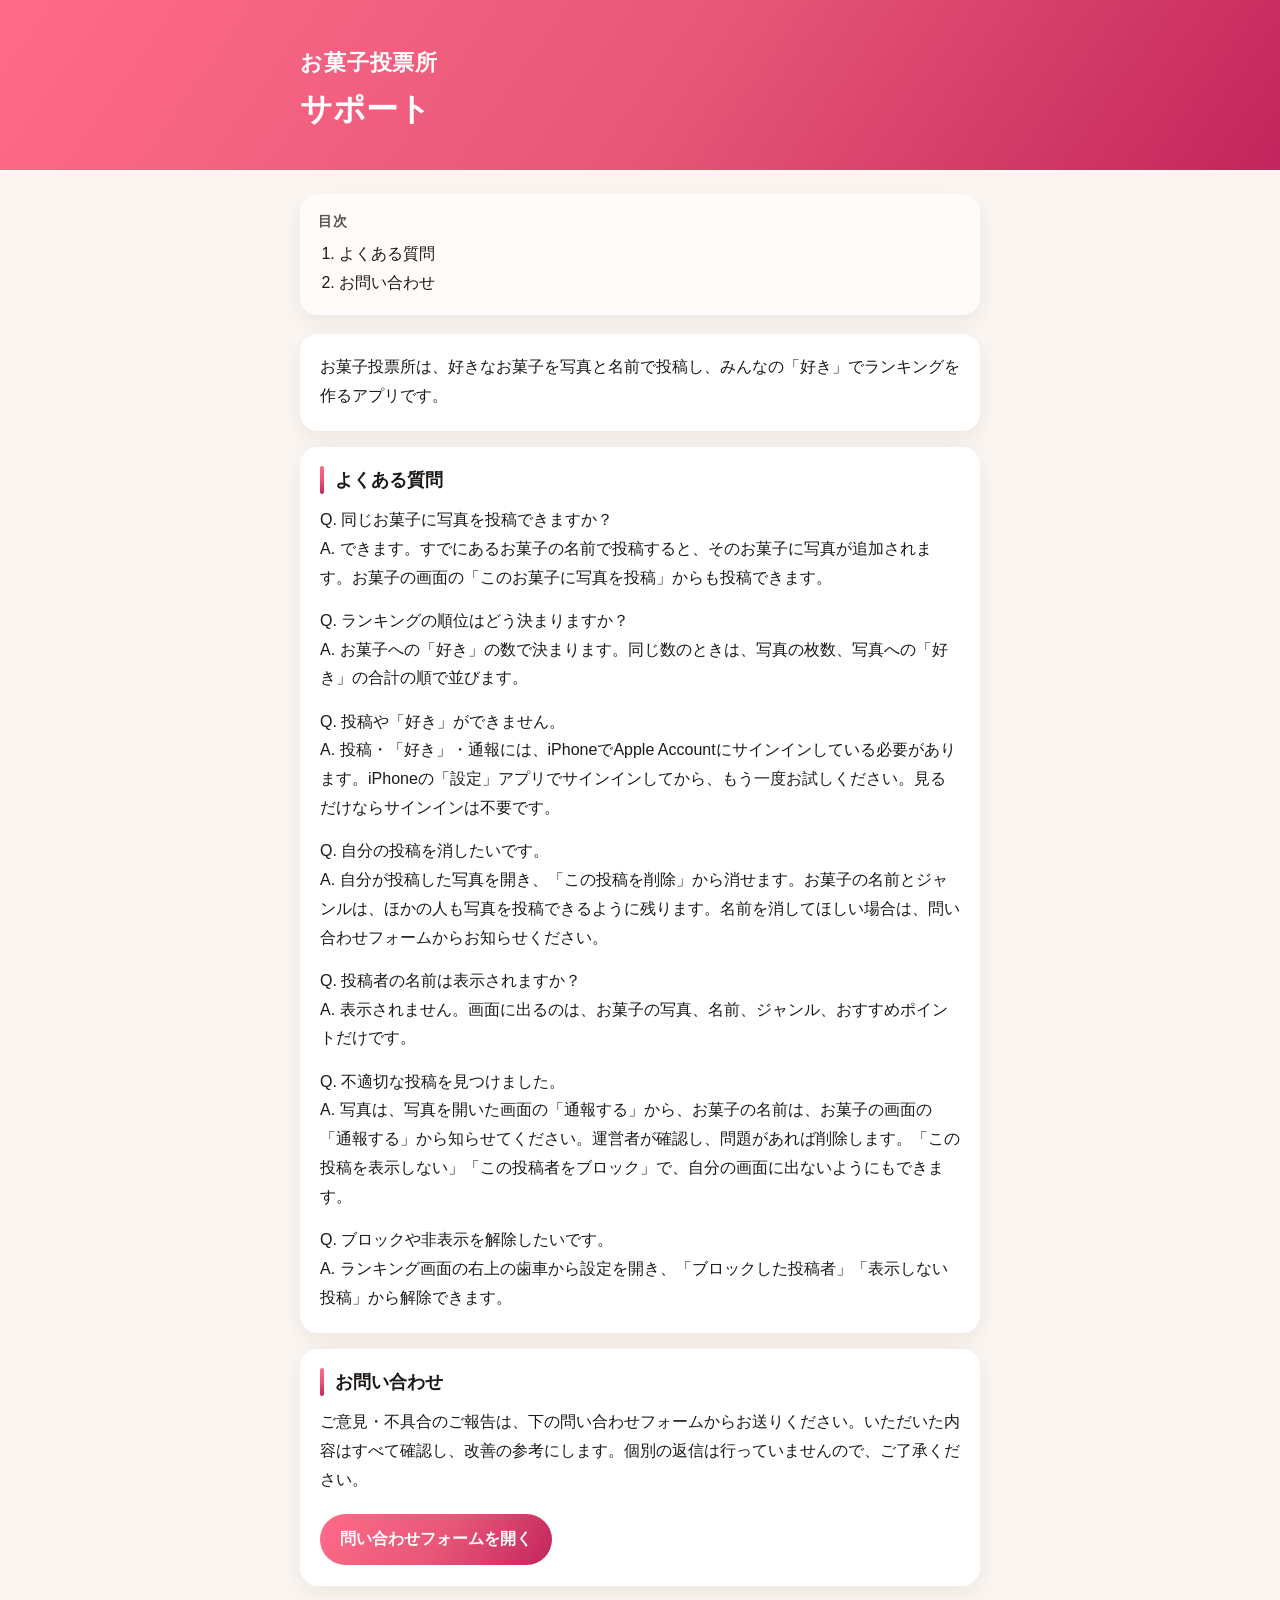
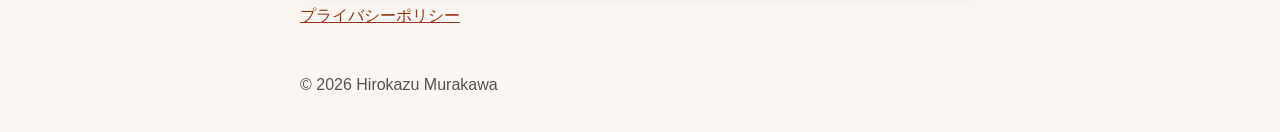
<file: index.html>
<!DOCTYPE html>
<html lang="ja">
<head>
  <meta charset="utf-8">
  <meta name="viewport" content="width=device-width, initial-scale=1">
  <title>サポート - お菓子投票所</title>
  <link rel="stylesheet" href="assets/style.css">
</head>
<body>
  <header class="site-header">
    <div class="wrap">
      <p class="app-name">お菓子投票所</p>
      <h1>サポート</h1>
    </div>
  </header>

  <main class="wrap">
    <nav class="toc" aria-label="目次">
      <p>目次</p>
      <ol>
        <li><a href="#faq">よくある質問</a></li>
        <li><a href="#contact">お問い合わせ</a></li>
      </ol>
    </nav>

    <section class="card">
      <p>お菓子投票所は、好きなお菓子を写真と名前で投稿し、みんなの「好き」でランキングを作るアプリです。</p>
    </section>

    <section class="card" id="faq">
      <h2>よくある質問</h2>
      <p>Q. 同じお菓子に写真を投稿できますか？<br>A. できます。すでにあるお菓子の名前で投稿すると、そのお菓子に写真が追加されます。お菓子の画面の「このお菓子に写真を投稿」からも投稿できます。</p>
      <p>Q. ランキングの順位はどう決まりますか？<br>A. お菓子への「好き」の数で決まります。同じ数のときは、写真の枚数、写真への「好き」の合計の順で並びます。</p>
      <p>Q. 投稿や「好き」ができません。<br>A. 投稿・「好き」・通報には、iPhoneでApple Accountにサインインしている必要があります。iPhoneの「設定」アプリでサインインしてから、もう一度お試しください。見るだけならサインインは不要です。</p>
      <p>Q. 自分の投稿を消したいです。<br>A. 自分が投稿した写真を開き、「この投稿を削除」から消せます。お菓子の名前とジャンルは、ほかの人も写真を投稿できるように残ります。名前を消してほしい場合は、問い合わせフォームからお知らせください。</p>
      <p>Q. 投稿者の名前は表示されますか？<br>A. 表示されません。画面に出るのは、お菓子の写真、名前、ジャンル、おすすめポイントだけです。</p>
      <p>Q. 不適切な投稿を見つけました。<br>A. 写真は、写真を開いた画面の「通報する」から、お菓子の名前は、お菓子の画面の「通報する」から知らせてください。運営者が確認し、問題があれば削除します。「この投稿を表示しない」「この投稿者をブロック」で、自分の画面に出ないようにもできます。</p>
      <p>Q. ブロックや非表示を解除したいです。<br>A. ランキング画面の右上の歯車から設定を開き、「ブロックした投稿者」「表示しない投稿」から解除できます。</p>
    </section>

    <section class="card" id="contact">
      <h2>お問い合わせ</h2>
      <p>ご意見・不具合のご報告は、下の問い合わせフォームからお送りください。いただいた内容はすべて確認し、改善の参考にします。個別の返信は行っていませんので、ご了承ください。</p>
      <p><a class="button" href="https://forms.gle/LdUSMGVDYRxPjCPt6">問い合わせフォームを開く</a></p>
    </section>

    <p class="page-links"><a href="privacy.html">プライバシーポリシー</a></p>
  </main>

  <footer class="site-footer">
    <div class="wrap">
      <p>© 2026 Hirokazu Murakawa</p>
    </div>
  </footer>
</body>
</html>
</file>
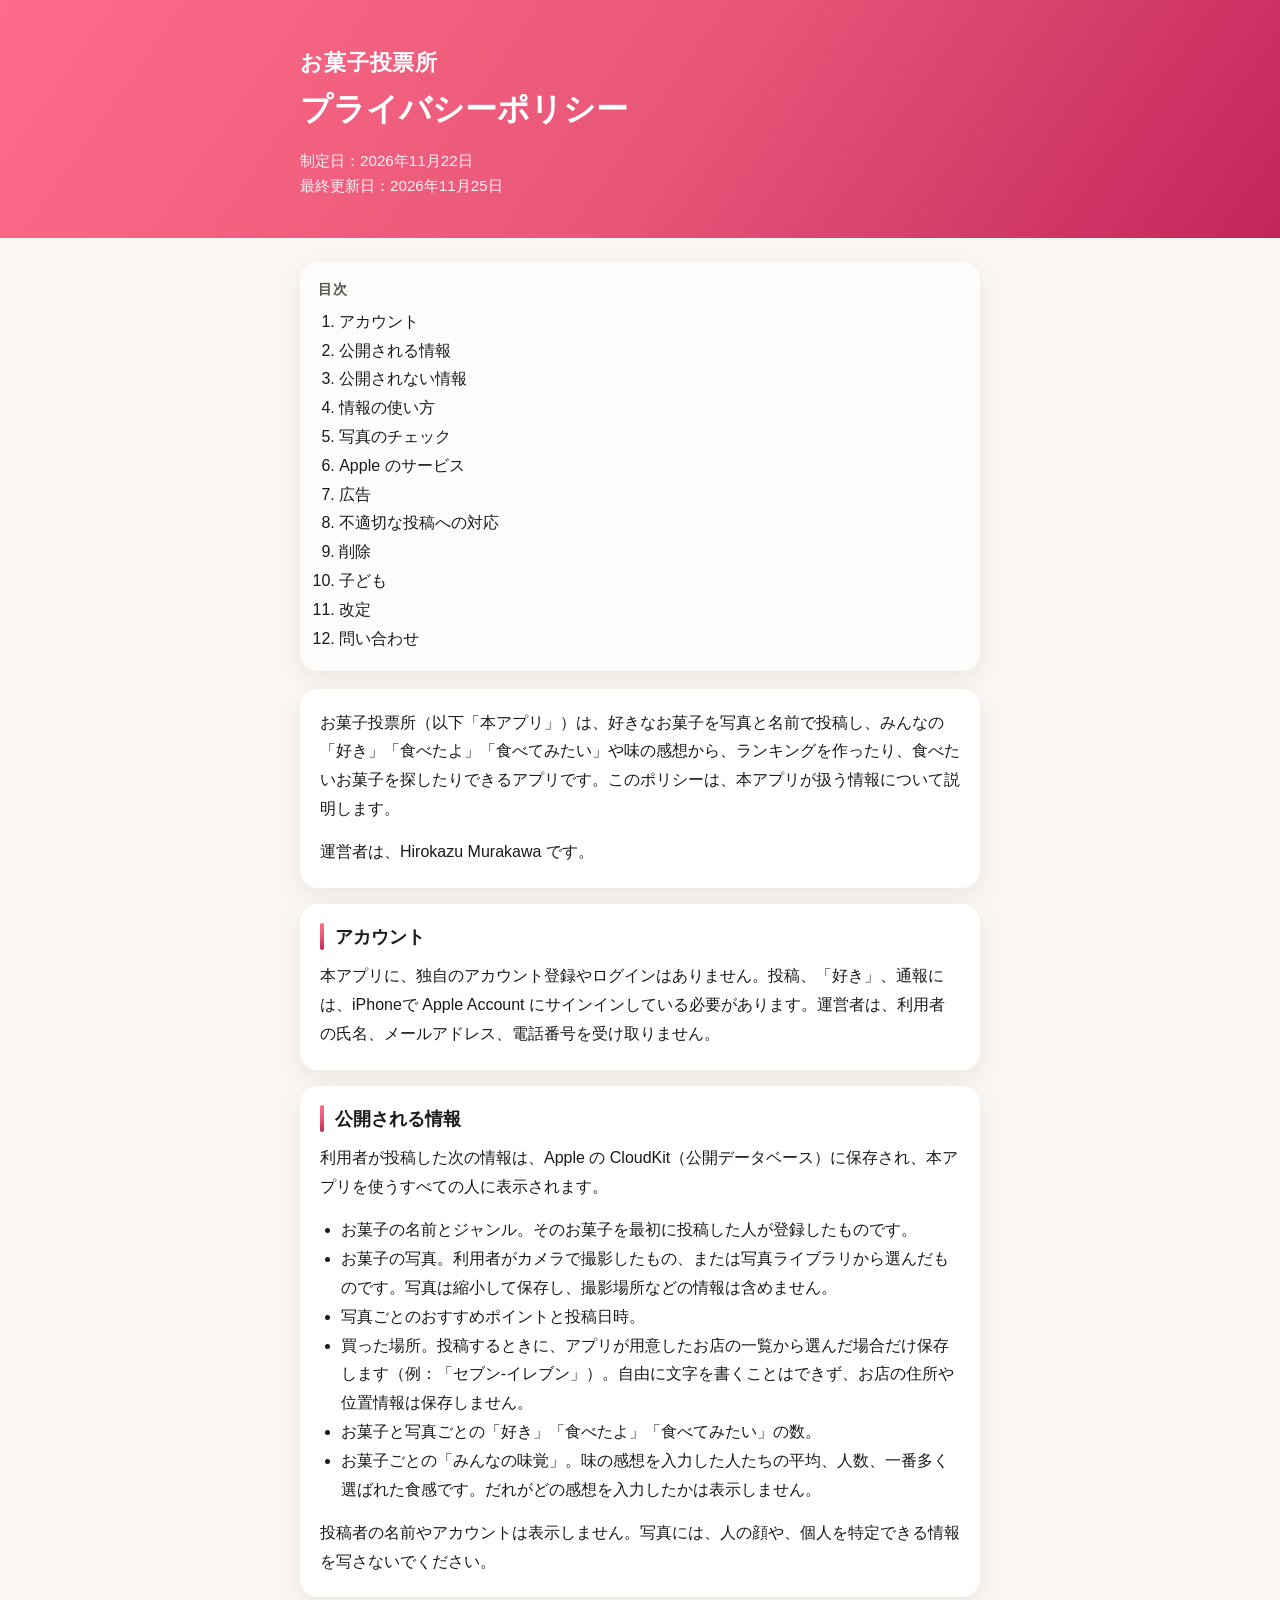
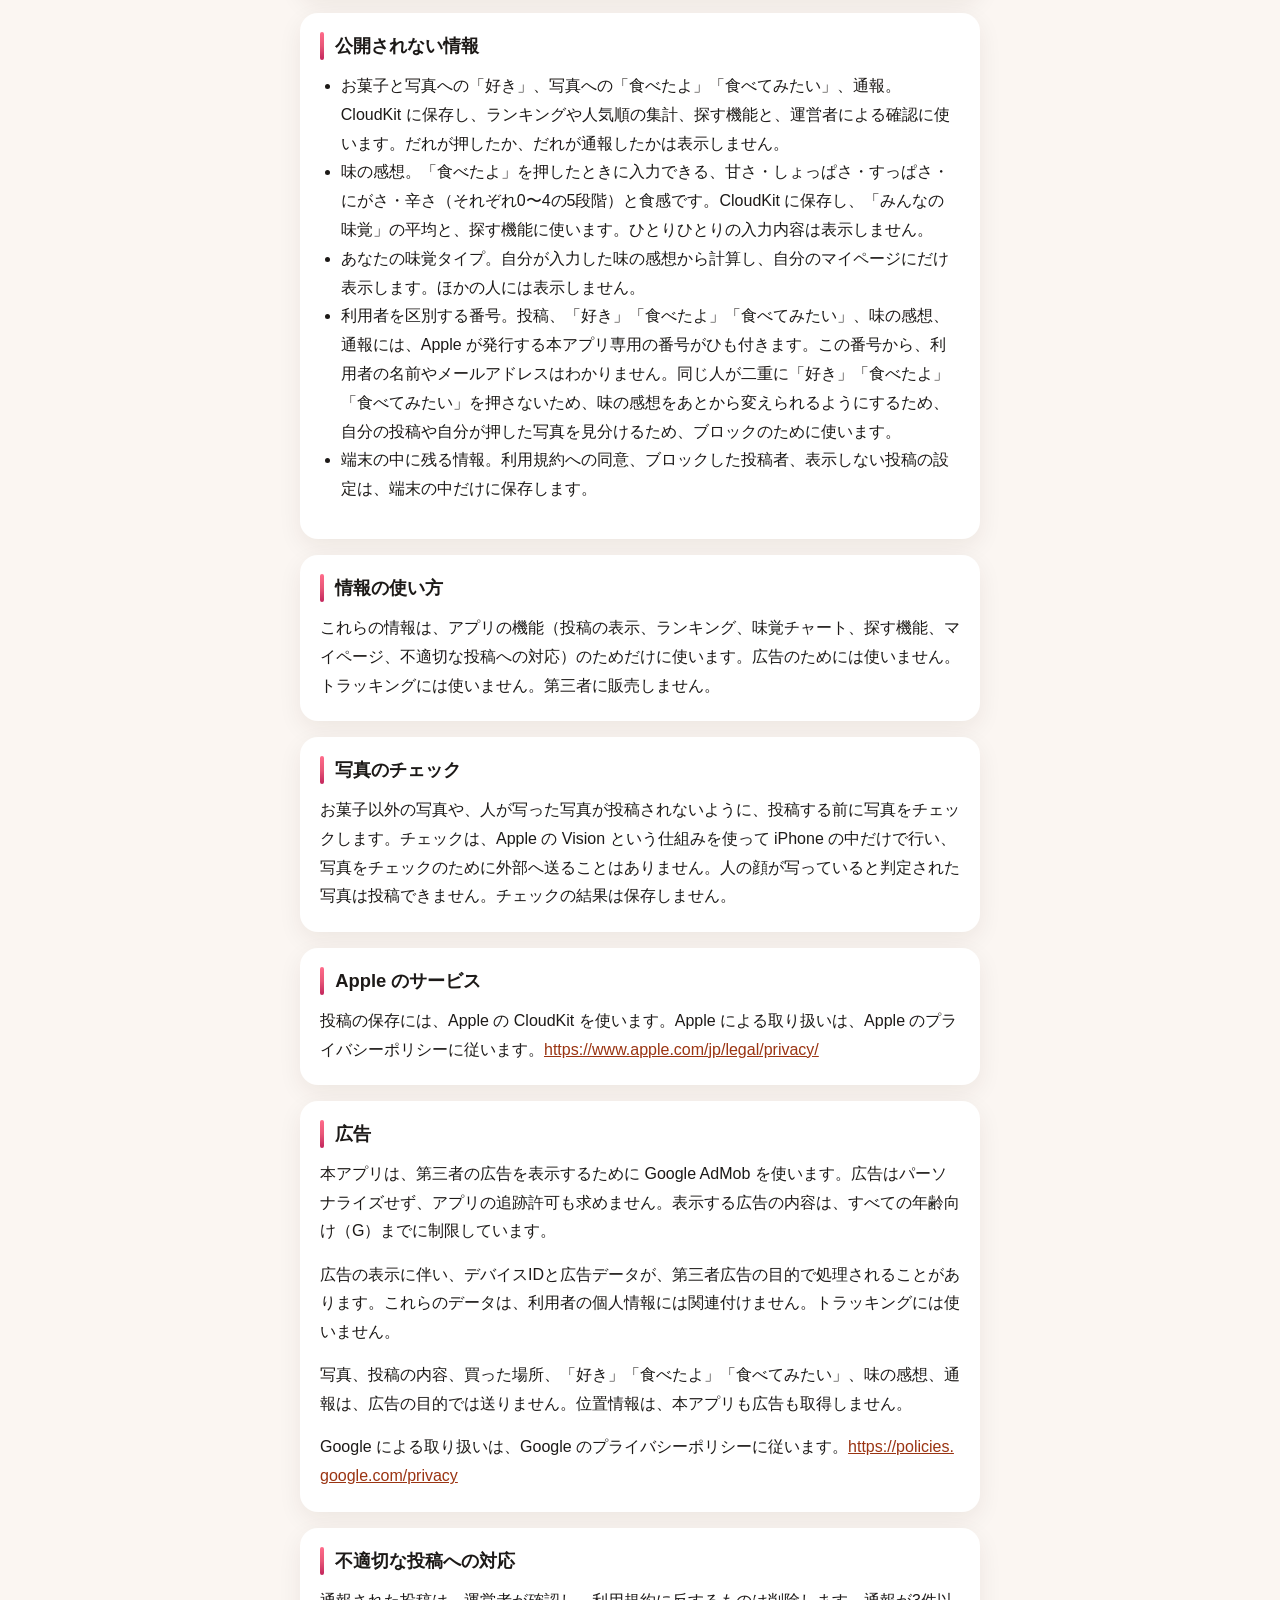
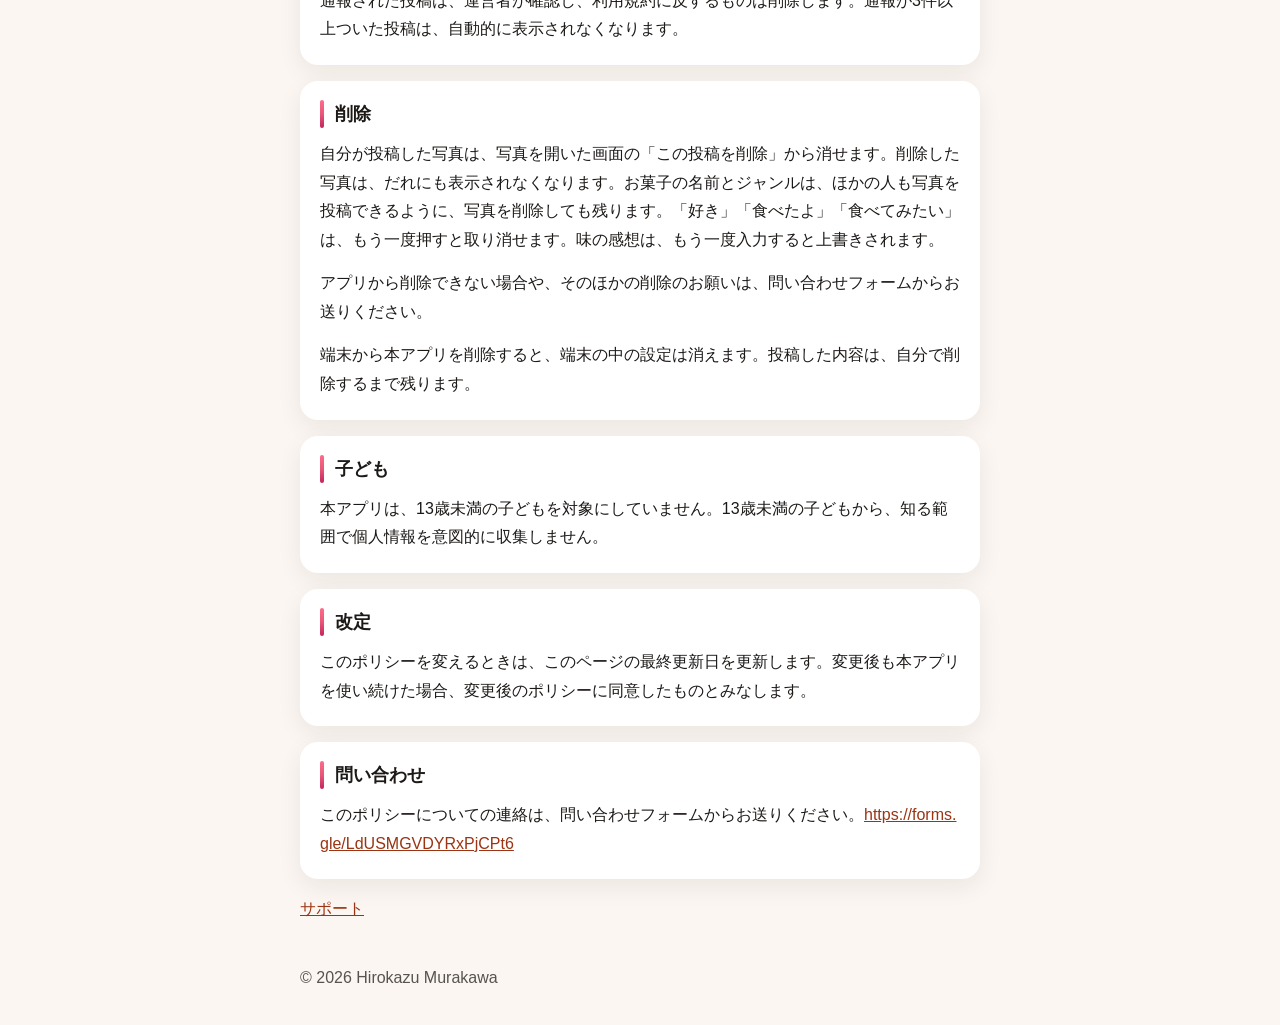
<file: privacy.html>
<!DOCTYPE html>
<html lang="ja">
<head>
  <meta charset="utf-8">
  <meta name="viewport" content="width=device-width, initial-scale=1">
  <title>プライバシーポリシー - お菓子投票所</title>
  <link rel="stylesheet" href="assets/style.css">
</head>
<body>
  <header class="site-header">
    <div class="wrap">
      <p class="app-name">お菓子投票所</p>
      <h1>プライバシーポリシー</h1>
      <p class="dates">制定日：2026年11月22日<br>最終更新日：2026年11月25日</p>
    </div>
  </header>

  <main class="wrap">
    <nav class="toc" aria-label="目次">
      <p>目次</p>
      <ol>
        <li><a href="#account">アカウント</a></li>
        <li><a href="#published">公開される情報</a></li>
        <li><a href="#unpublished">公開されない情報</a></li>
        <li><a href="#use">情報の使い方</a></li>
        <li><a href="#photocheck">写真のチェック</a></li>
        <li><a href="#apple">Apple のサービス</a></li>
        <li><a href="#ads">広告</a></li>
        <li><a href="#moderation">不適切な投稿への対応</a></li>
        <li><a href="#deletion">削除</a></li>
        <li><a href="#children">子ども</a></li>
        <li><a href="#changes">改定</a></li>
        <li><a href="#contact">問い合わせ</a></li>
      </ol>
    </nav>

    <section class="card">
      <p>お菓子投票所（以下「本アプリ」）は、好きなお菓子を写真と名前で投稿し、みんなの「好き」「食べたよ」「食べてみたい」や味の感想から、ランキングを作ったり、食べたいお菓子を探したりできるアプリです。このポリシーは、本アプリが扱う情報について説明します。</p>
      <p>運営者は、Hirokazu Murakawa です。</p>
    </section>

    <section class="card" id="account">
      <h2>アカウント</h2>
      <p>本アプリに、独自のアカウント登録やログインはありません。投稿、「好き」、通報には、iPhoneで Apple Account にサインインしている必要があります。運営者は、利用者の氏名、メールアドレス、電話番号を受け取りません。</p>
    </section>

    <section class="card" id="published">
      <h2>公開される情報</h2>
      <p>利用者が投稿した次の情報は、Apple の CloudKit（公開データベース）に保存され、本アプリを使うすべての人に表示されます。</p>
      <ul>
        <li>お菓子の名前とジャンル。そのお菓子を最初に投稿した人が登録したものです。</li>
        <li>お菓子の写真。利用者がカメラで撮影したもの、または写真ライブラリから選んだものです。写真は縮小して保存し、撮影場所などの情報は含めません。</li>
        <li>写真ごとのおすすめポイントと投稿日時。</li>
        <li>買った場所。投稿するときに、アプリが用意したお店の一覧から選んだ場合だけ保存します（例：「セブン-イレブン」）。自由に文字を書くことはできず、お店の住所や位置情報は保存しません。</li>
        <li>お菓子と写真ごとの「好き」「食べたよ」「食べてみたい」の数。</li>
        <li>お菓子ごとの「みんなの味覚」。味の感想を入力した人たちの平均、人数、一番多く選ばれた食感です。だれがどの感想を入力したかは表示しません。</li>
      </ul>
      <p>投稿者の名前やアカウントは表示しません。写真には、人の顔や、個人を特定できる情報を写さないでください。</p>
    </section>

    <section class="card" id="unpublished">
      <h2>公開されない情報</h2>
      <ul>
        <li>お菓子と写真への「好き」、写真への「食べたよ」「食べてみたい」、通報。CloudKit に保存し、ランキングや人気順の集計、探す機能と、運営者による確認に使います。だれが押したか、だれが通報したかは表示しません。</li>
        <li>味の感想。「食べたよ」を押したときに入力できる、甘さ・しょっぱさ・すっぱさ・にがさ・辛さ（それぞれ0〜4の5段階）と食感です。CloudKit に保存し、「みんなの味覚」の平均と、探す機能に使います。ひとりひとりの入力内容は表示しません。</li>
        <li>あなたの味覚タイプ。自分が入力した味の感想から計算し、自分のマイページにだけ表示します。ほかの人には表示しません。</li>
        <li>利用者を区別する番号。投稿、「好き」「食べたよ」「食べてみたい」、味の感想、通報には、Apple が発行する本アプリ専用の番号がひも付きます。この番号から、利用者の名前やメールアドレスはわかりません。同じ人が二重に「好き」「食べたよ」「食べてみたい」を押さないため、味の感想をあとから変えられるようにするため、自分の投稿や自分が押した写真を見分けるため、ブロックのために使います。</li>
        <li>端末の中に残る情報。利用規約への同意、ブロックした投稿者、表示しない投稿の設定は、端末の中だけに保存します。</li>
      </ul>
    </section>

    <section class="card" id="use">
      <h2>情報の使い方</h2>
      <p>これらの情報は、アプリの機能（投稿の表示、ランキング、味覚チャート、探す機能、マイページ、不適切な投稿への対応）のためだけに使います。広告のためには使いません。トラッキングには使いません。第三者に販売しません。</p>
    </section>

    <section class="card" id="photocheck">
      <h2>写真のチェック</h2>
      <p>お菓子以外の写真や、人が写った写真が投稿されないように、投稿する前に写真をチェックします。チェックは、Apple の Vision という仕組みを使って iPhone の中だけで行い、写真をチェックのために外部へ送ることはありません。人の顔が写っていると判定された写真は投稿できません。チェックの結果は保存しません。</p>
    </section>

    <section class="card" id="apple">
      <h2>Apple のサービス</h2>
      <p>投稿の保存には、Apple の CloudKit を使います。Apple による取り扱いは、Apple のプライバシーポリシーに従います。<a href="https://www.apple.com/jp/legal/privacy/">https://www.apple.com/jp/legal/privacy/</a></p>
    </section>

    <section class="card" id="ads">
      <h2>広告</h2>
      <p>本アプリは、第三者の広告を表示するために Google AdMob を使います。広告はパーソナライズせず、アプリの追跡許可も求めません。表示する広告の内容は、すべての年齢向け（G）までに制限しています。</p>
      <p>広告の表示に伴い、デバイスIDと広告データが、第三者広告の目的で処理されることがあります。これらのデータは、利用者の個人情報には関連付けません。トラッキングには使いません。</p>
      <p>写真、投稿の内容、買った場所、「好き」「食べたよ」「食べてみたい」、味の感想、通報は、広告の目的では送りません。位置情報は、本アプリも広告も取得しません。</p>
      <p>Google による取り扱いは、Google のプライバシーポリシーに従います。<a href="https://policies.google.com/privacy">https://policies.google.com/privacy</a></p>
    </section>

    <section class="card" id="moderation">
      <h2>不適切な投稿への対応</h2>
      <p>通報された投稿は、運営者が確認し、利用規約に反するものは削除します。通報が3件以上ついた投稿は、自動的に表示されなくなります。</p>
    </section>

    <section class="card" id="deletion">
      <h2>削除</h2>
      <p>自分が投稿した写真は、写真を開いた画面の「この投稿を削除」から消せます。削除した写真は、だれにも表示されなくなります。お菓子の名前とジャンルは、ほかの人も写真を投稿できるように、写真を削除しても残ります。「好き」「食べたよ」「食べてみたい」は、もう一度押すと取り消せます。味の感想は、もう一度入力すると上書きされます。</p>
      <p>アプリから削除できない場合や、そのほかの削除のお願いは、問い合わせフォームからお送りください。</p>
      <p>端末から本アプリを削除すると、端末の中の設定は消えます。投稿した内容は、自分で削除するまで残ります。</p>
    </section>

    <section class="card" id="children">
      <h2>子ども</h2>
      <p>本アプリは、13歳未満の子どもを対象にしていません。13歳未満の子どもから、知る範囲で個人情報を意図的に収集しません。</p>
    </section>

    <section class="card" id="changes">
      <h2>改定</h2>
      <p>このポリシーを変えるときは、このページの最終更新日を更新します。変更後も本アプリを使い続けた場合、変更後のポリシーに同意したものとみなします。</p>
    </section>

    <section class="card" id="contact">
      <h2>問い合わせ</h2>
      <p>このポリシーについての連絡は、問い合わせフォームからお送りください。<a href="https://forms.gle/LdUSMGVDYRxPjCPt6">https://forms.gle/LdUSMGVDYRxPjCPt6</a></p>
    </section>

    <p class="page-links"><a href="index.html">サポート</a></p>
  </main>

  <footer class="site-footer">
    <div class="wrap">
      <p>© 2026 Hirokazu Murakawa</p>
    </div>
  </footer>
</body>
</html>
</file>
<file: assets/style.css>
/* 色は変数だけ変えれば、別アプリの同じレイアウトに使える。 */
:root {
  --accent-start: #ff6b8a;
  --accent-mid: #e85778;
  --accent-end: #c2255c;
  --page-bg: #fbf6f2;
  --card-bg: #ffffff;
  --text: #1c1917;
  --muted: #57534e;
  --link: #9a3412;
  --shadow: 0 8px 24px rgba(60, 30, 20, 0.07);
  --toc-bg: rgba(255, 255, 255, 0.72);
}

@media (prefers-color-scheme: dark) {
  :root {
    --page-bg: #0c1730;
    --card-bg: #172544;
    --text: #f4f0e8;
    --muted: #d5d0c6;
    --link: #ffc2a8;
    --shadow: 0 10px 28px rgba(0, 0, 0, 0.28);
    --toc-bg: rgba(23, 37, 68, 0.9);
  }
}

* { box-sizing: border-box; }

html { scroll-behavior: smooth; }

@media (prefers-reduced-motion: reduce) {
  html { scroll-behavior: auto; }
}

body {
  margin: 0;
  background: var(--page-bg);
  color: var(--text);
  font-family: -apple-system, "Hiragino Sans", sans-serif;
  font-size: 16px;
  line-height: 1.8;
}

.wrap {
  max-width: 720px;
  margin: 0 auto;
  padding: 0 1.25rem;
}

.site-header {
  background: linear-gradient(125deg, var(--accent-start), var(--accent-mid) 52%, var(--accent-end));
  color: #fff;
}

.site-header .wrap {
  padding-top: 2.75rem;
  padding-bottom: 2.4rem;
}

.app-name {
  margin: 0 0 0.35rem;
  font-size: 1.35rem;
  font-weight: 700;
  letter-spacing: 0.04em;
}

h1 {
  margin: 0;
  font-size: 2rem;
  line-height: 1.35;
  font-weight: 700;
}

.dates {
  margin: 1rem 0 0;
  font-size: 0.95rem;
  line-height: 1.7;
  color: rgba(255, 255, 255, 0.92);
}

main.wrap {
  padding-top: 1.5rem;
  padding-bottom: 2.5rem;
}

.toc {
  margin: 0 0 1.15rem;
  padding: 1rem 1.15rem 1.1rem;
  background: var(--toc-bg);
  border-radius: 18px;
  box-shadow: var(--shadow);
}

.toc p {
  margin: 0 0 0.35rem;
  font-size: 0.85rem;
  font-weight: 700;
  letter-spacing: 0.08em;
  color: var(--muted);
}

.toc ol {
  margin: 0;
  padding-left: 1.3rem;
}

.toc a {
  color: var(--text);
  text-decoration: none;
}

.toc a:hover,
.toc a:focus-visible {
  color: var(--accent-mid);
}

.card {
  margin: 0 0 1rem;
  padding: 1.2rem 1.25rem 1.3rem;
  background: var(--card-bg);
  border-radius: 18px;
  box-shadow: var(--shadow);
}

.card h2 {
  display: flex;
  align-items: stretch;
  gap: 0.7rem;
  margin: 0 0 0.75rem;
  font-size: 1.15rem;
  line-height: 1.5;
}

.card h2::before {
  content: "";
  width: 4px;
  border-radius: 999px;
  background: linear-gradient(var(--accent-start), var(--accent-mid), var(--accent-end));
}

p, li { font-size: 16px; }

.card p { margin: 0 0 0.9rem; }
.card p:last-child { margin-bottom: 0; }

ul {
  margin: 0 0 0.9rem;
  padding-left: 1.3rem;
}

a {
  color: var(--link);
  word-break: break-all;
}

.button {
  display: inline-block;
  margin-top: 0.35rem;
  padding: 0.7rem 1.25rem;
  border-radius: 999px;
  background: linear-gradient(125deg, var(--accent-start), var(--accent-mid) 52%, var(--accent-end));
  color: #fff;
  font-weight: 700;
  text-decoration: none;
  word-break: keep-all;
}

.page-links {
  margin: 0.4rem 0 0;
}

.site-footer {
  padding-bottom: 2rem;
  color: var(--muted);
  font-size: 0.9rem;
}

.site-footer p { margin: 0; }

section[id] { scroll-margin-top: 1rem; }
</file>
